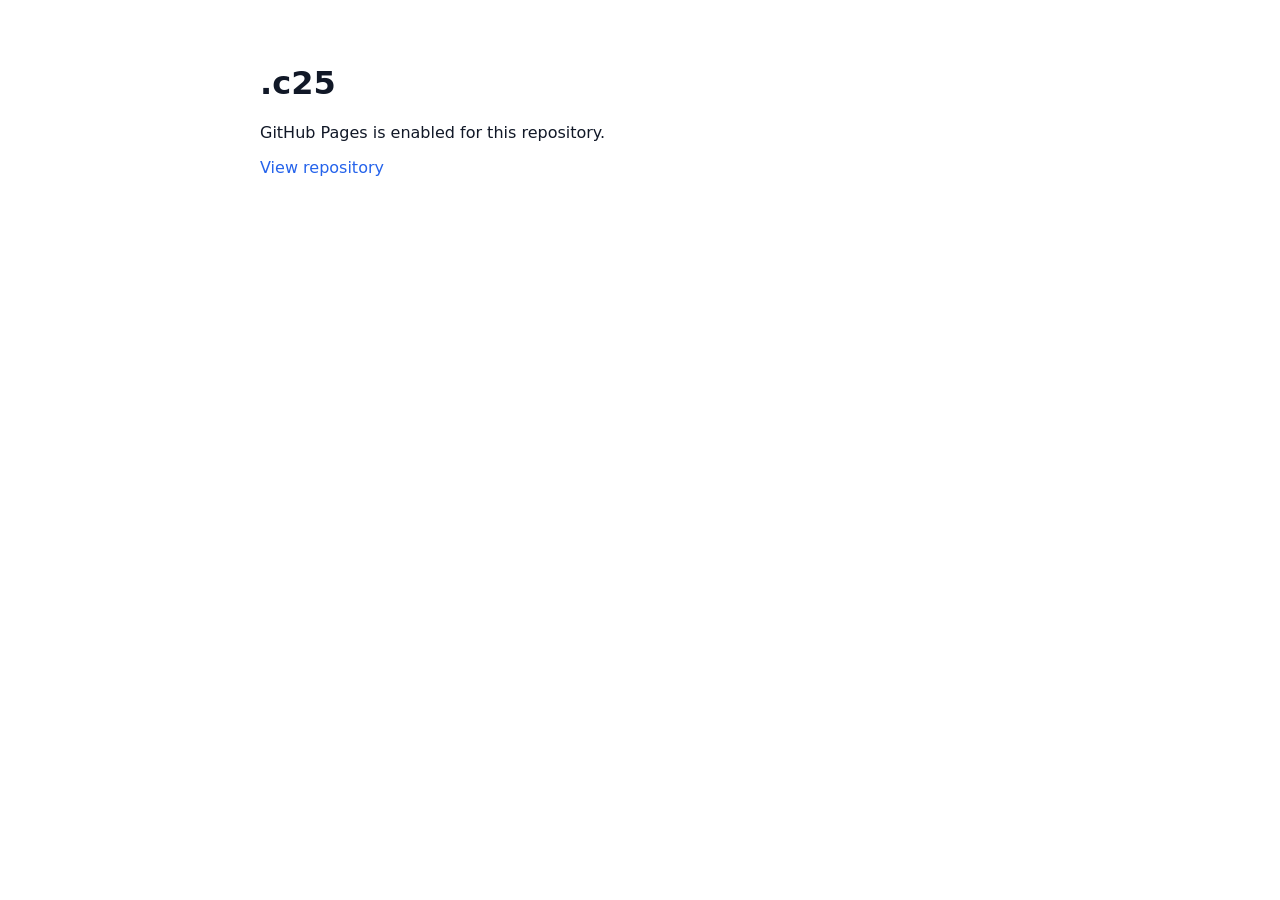
<file: docs/index.html>
<!doctype html>
<html lang="en">
  <head>
    <meta charset="utf-8" />
    <meta name="viewport" content="width=device-width, initial-scale=1" />
    <title>.c25</title>
    <style>
      body {
        font-family: system-ui, sans-serif;
        max-width: 760px;
        margin: 4rem auto;
        padding: 0 1.25rem;
        color: #111827;
      }
      a { color: #2563eb; text-decoration: none; }
      a:hover { text-decoration: underline; }
    </style>
  </head>
  <body>
    <h1>.c25</h1>
    <p>GitHub Pages is enabled for this repository.</p>
    <p><a href="https://github.com/FacePrintPay/.c25">View repository</a></p>
  </body>
</html>
</file>
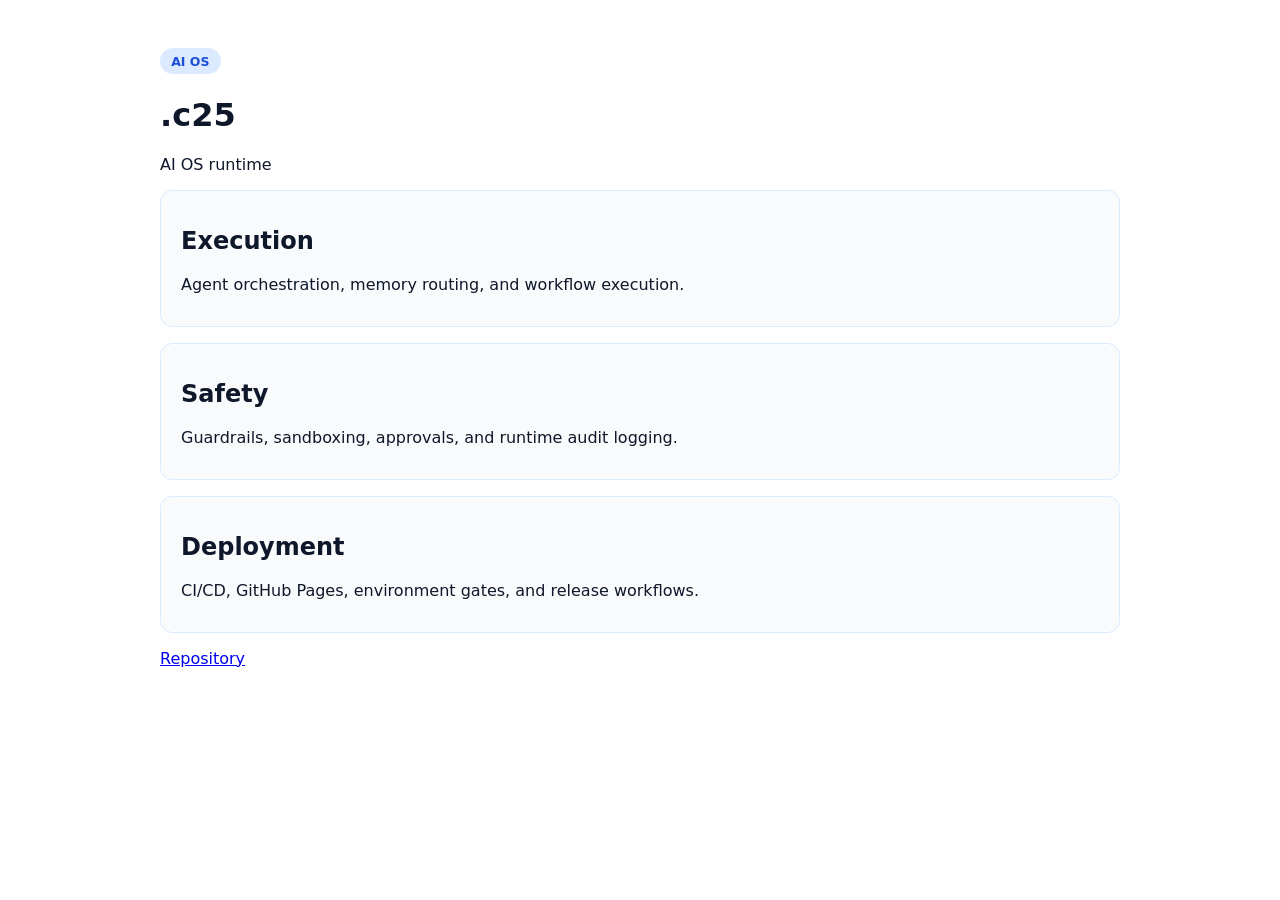
<file: docs/aios/index.html>
<!doctype html>
<html lang="en">
  <head>
    <meta charset="utf-8" />
    <meta name="viewport" content="width=device-width, initial-scale=1" />
    <title>.c25 | AI OS</title>
    <style>
      body {
        font-family: system-ui, sans-serif;
        max-width: 960px;
        margin: 3rem auto;
        padding: 0 1.25rem;
        color: #0f172a;
      }
      .card {
        border: 1px solid #dbeafe;
        background: #f8fafc;
        border-radius: 12px;
        padding: 1rem 1.25rem;
        margin: 1rem 0;
      }
      .badge {
        display: inline-block;
        background: #dbeafe;
        color: #1d4ed8;
        padding: 0.35rem 0.7rem;
        border-radius: 999px;
        font-weight: 700;
        font-size: 0.78rem;
      }
    </style>
  </head>
  <body>
    <div class="badge">AI OS</div>
    <h1>.c25</h1>
    <p>AI OS runtime</p>

    <div class="card">
      <h2>Execution</h2>
      <p>Agent orchestration, memory routing, and workflow execution.</p>
    </div>
    <div class="card">
      <h2>Safety</h2>
      <p>Guardrails, sandboxing, approvals, and runtime audit logging.</p>
    </div>
    <div class="card">
      <h2>Deployment</h2>
      <p>CI/CD, GitHub Pages, environment gates, and release workflows.</p>
    </div>

    <p><a href="https://github.com/FacePrintPay/.c25">Repository</a></p>
  </body>
</html>
</file>
